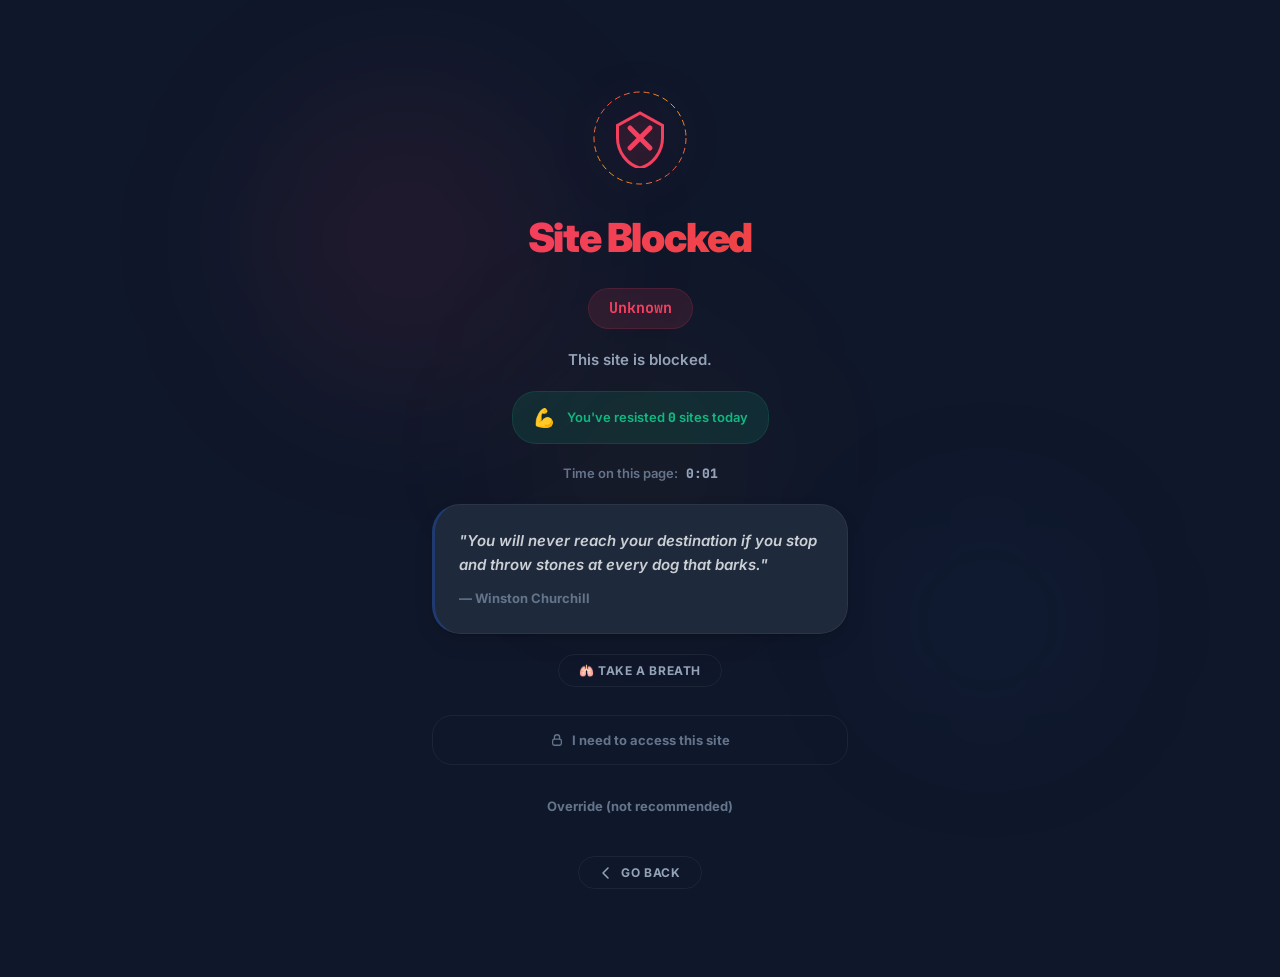
<file: extension/blocked/blocked.html>
<!DOCTYPE html>
<html lang="en">
<head>
  <meta charset="UTF-8" />
  <meta name="viewport" content="width=device-width, initial-scale=1.0" />
  <title>Site Blocked — FocusGuard</title>
  <script src="../assets/theme-loader.js"></script>
  <link rel="stylesheet" href="../assets/styles-common.css" />
  <link rel="stylesheet" href="blocked.css" />
</head>
<body>
  <div class="blocked-bg">
    <div class="orb orb-1"></div>
    <div class="orb orb-2"></div>
    <div class="orb orb-3"></div>
  </div>
  <div class="blocked-container">
    <!-- Shield Icon with rotating ring -->
    <div class="blocked-shield fade-up">
      <div class="shield-ring-wrap">
        <svg class="shield-ring-anim" viewBox="0 0 100 100">
          <circle cx="50" cy="50" r="46" fill="none" stroke="url(#ringGrad)" stroke-width="1" stroke-dasharray="6 4" />
          <defs>
            <linearGradient id="ringGrad" x1="0%" y1="0%" x2="100%" y2="100%">
              <stop offset="0%" stop-color="#F43F5E" />
              <stop offset="50%" stop-color="#F59E0B" />
              <stop offset="100%" stop-color="#F43F5E" />
            </linearGradient>
          </defs>
        </svg>
        <svg class="shield-icon-blocked" width="60" height="60" viewBox="0 0 24 24" fill="none">
          <path d="M12 2L3 7v5c0 5.55 3.84 10.74 9 12 5.16-1.26 9-6.45 9-12V7l-9-5z" fill="rgba(244,63,94,0.1)" stroke="url(#dangerGrad)" stroke-width="1.2"/>
          <line x1="8" y1="8" x2="16" y2="16" stroke="#F43F5E" stroke-width="2" stroke-linecap="round"/>
          <line x1="16" y1="8" x2="8" y2="16" stroke="#F43F5E" stroke-width="2" stroke-linecap="round"/>
          <defs>
            <linearGradient id="dangerGrad" x1="3" y1="2" x2="21" y2="24">
              <stop offset="0%" stop-color="#F43F5E"/>
              <stop offset="100%" stop-color="#F59E0B"/>
            </linearGradient>
          </defs>
        </svg>
      </div>
    </div>

    <h1 class="blocked-title text-gradient-danger fade-up delay-1">Site Blocked</h1>
    <div class="blocked-domain-pill fade-up delay-1">
      <span id="blocked-domain">example.com</span>
    </div>
    <p class="blocked-reason fade-up delay-2" id="blocked-reason">This site is on your block list.</p>

    <!-- Resist Counter -->
    <div class="resist-counter fade-up delay-2" id="resist-counter">
      <span class="resist-icon">💪</span>
      <span class="resist-text">You've resisted <strong id="resist-count">0</strong> sites today</span>
    </div>

    <!-- Time on page -->
    <div class="time-on-page fade-up delay-2">
      <span class="time-on-page-label">Time on this page:</span>
      <span class="time-on-page-value" id="time-on-page">0:00</span>
    </div>

    <!-- Quote -->
    <div class="quote-card glass-card fade-up delay-2">
      <p class="quote-text" id="quote-text">"Focus on being productive instead of busy."</p>
      <span class="quote-author" id="quote-author">— Tim Ferriss</span>
    </div>

    <!-- Breathing Exercise -->
    <button id="btn-breathe" class="btn-ghost fade-up delay-3" style="margin-bottom:var(--sp-2);">
      🫁 Take a Breath
    </button>

    <!-- Unlock Requirements (collapsible) -->
    <div class="unlock-section fade-up delay-3">
      <button class="unlock-reveal-btn" id="btn-reveal-unlock">
        <svg width="14" height="14" viewBox="0 0 16 16" fill="none"><rect x="3" y="7" width="10" height="7" rx="2" stroke="currentColor" stroke-width="1.5"/><path d="M5 7V5a3 3 0 016 0v2" stroke="currentColor" stroke-width="1.5" stroke-linecap="round"/></svg>
        I need to access this site
      </button>
      <div class="unlock-card glass-card" id="unlock-card" style="display:none;">
        <h2 class="unlock-title">Unlock Requirements</h2>
        <div class="unlock-reqs">
          <div class="req-item" id="req-focus">
            <div class="req-header">
              <span class="req-icon">⏱</span>
              <span class="req-label">Focus time</span>
              <span class="req-status" id="req-focus-status">0/10 min</span>
            </div>
            <div class="req-track"><div class="req-fill req-fill-accent" id="req-focus-bar" style="width:0%"></div></div>
          </div>
          <div class="req-item" id="req-tasks">
            <div class="req-header">
              <span class="req-icon">✓</span>
              <span class="req-label">Tasks completed</span>
              <span class="req-status" id="req-tasks-status">0/2</span>
            </div>
            <div class="req-track"><div class="req-fill req-fill-success" id="req-tasks-bar" style="width:0%"></div></div>
          </div>
          <div class="req-item" id="req-interruptions">
            <div class="req-header">
              <span class="req-icon">🔕</span>
              <span class="req-label">Interruptions</span>
              <span class="req-status" id="req-int-status">0 (max 3)</span>
            </div>
            <div class="req-track"><div class="req-fill req-fill-accent" id="req-int-bar" style="width:100%"></div></div>
          </div>
        </div>

        <div id="unlock-success" class="unlock-success" style="display:none;">
          <div class="success-burst" id="success-burst"></div>
          <h3 class="success-text">Requirements Met!</h3>
          <button id="btn-unlock" class="btn-unlock">
            <svg width="16" height="16" viewBox="0 0 16 16" fill="none"><rect x="3" y="7" width="10" height="7" rx="2" stroke="currentColor" stroke-width="1.5"/><path d="M5 7V5a3 3 0 016 0" stroke="currentColor" stroke-width="1.5" stroke-linecap="round"/></svg>
            Access Site
          </button>
        </div>
      </div>
    </div>

    <!-- Override (collapsible, hidden by default) -->
    <div class="override-section fade-up delay-4">
      <details>
        <summary class="override-toggle">Override (not recommended)</summary>
        <div class="override-content glass-card">
          <p class="override-warning">
            <svg width="14" height="14" viewBox="0 0 14 14" fill="none"><path d="M7 1L1 13h12L7 1z" stroke="#F59E0B" stroke-width="1.2" fill="none"/><line x1="7" y1="5" x2="7" y2="9" stroke="#F59E0B" stroke-width="1.5" stroke-linecap="round"/><circle cx="7" cy="11" r="0.5" fill="#F59E0B"/></svg>
            Overriding lowers your productivity score.
          </p>
          <label class="override-label">Why do you need access?</label>
          <textarea id="override-reason" class="override-textarea input" placeholder="Type your reason..." rows="2"></textarea>
          <div id="reflection-timer" class="reflection-timer" style="display:none;">
            <p>Reflect for <span id="reflection-count">15</span>s...</p>
            <div class="reflection-track">
              <svg class="reflection-ring" viewBox="0 0 40 40">
                <circle cx="20" cy="20" r="17" stroke="rgba(255,255,255,0.05)" stroke-width="3" fill="none"/>
                <circle class="reflection-ring-fill" id="reflection-ring" cx="20" cy="20" r="17" 
                  stroke-dasharray="107" stroke-dashoffset="107" stroke-width="3" fill="none" stroke="#F59E0B" stroke-linecap="round"/>
              </svg>
            </div>
          </div>
          <button id="btn-override" class="btn-override" disabled>Override & Continue</button>
        </div>
      </details>
    </div>

    <!-- Quick Unblock (for non-system blocks only) -->
    <div id="quick-unblock-section" class="quick-unblock-section fade-up delay-4" style="display:none;">
      <button id="btn-quick-unblock" class="btn-quick-unblock">
        <svg width="14" height="14" viewBox="0 0 16 16" fill="none"><rect x="3" y="7" width="10" height="7" rx="2" stroke="currentColor" stroke-width="1.5"/><path d="M5 7V5a3 3 0 016 0" stroke="currentColor" stroke-width="1.5" stroke-linecap="round"/></svg>
        Unblock & Visit Site
      </button>
      <p class="quick-unblock-note">This will remove the site from your block list</p>
    </div>

    <button id="btn-go-back" class="btn-ghost fade-up delay-4" style="margin-top:8px;">
      <svg width="14" height="14" viewBox="0 0 14 14" fill="none"><path d="M9 2L4 7l5 5" stroke="currentColor" stroke-width="1.5" stroke-linecap="round" stroke-linejoin="round"/></svg>
      Go Back
    </button>
  </div>

  <!-- Breathing Overlay -->
  <div id="breathing-overlay" class="breathing-overlay" style="display:none;">
    <div class="breathing-circle" id="breathing-circle"></div>
    <div class="breathing-text" id="breathing-label">Breathe in...</div>
    <div class="breathing-sub">Follow the circle</div>
    <button id="btn-close-breathe" class="btn-ghost" style="margin-top:var(--sp-8);color:var(--text-primary);">Done</button>
  </div>

  <script src="../utils/storage.js"></script>
  <script src="blocked.js"></script>
</body>
</html>
</file>
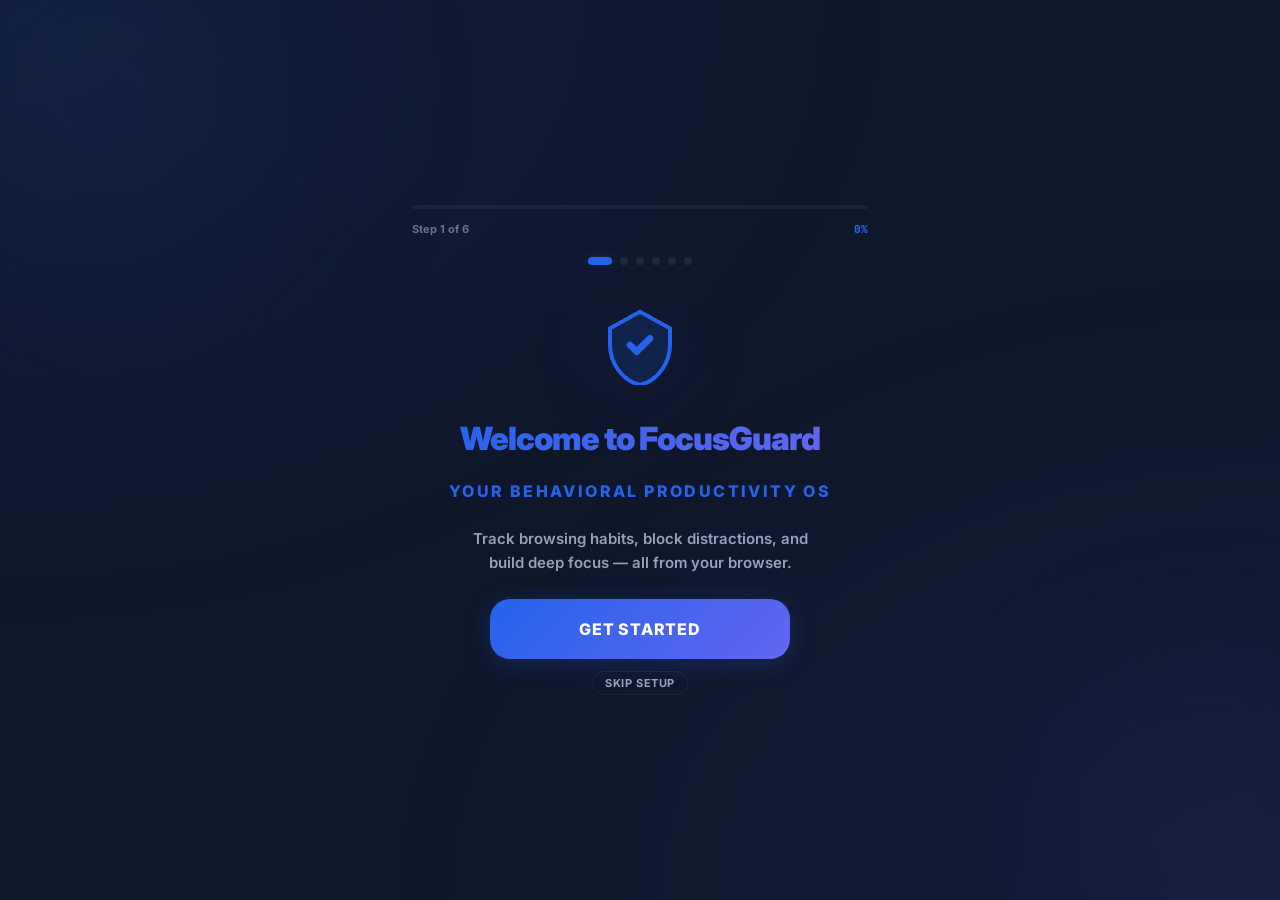
<file: extension/onboarding/onboarding.html>
<!DOCTYPE html>
<html lang="en">
<head>
  <meta charset="UTF-8" />
  <meta name="viewport" content="width=device-width, initial-scale=1.0" />
  <title>Welcome to FocusGuard</title>
  <script src="../assets/theme-loader.js"></script>
  <link rel="stylesheet" href="../assets/styles-common.css" />
  <link rel="stylesheet" href="onboarding.css" />
</head>
<body>
  <div class="onboarding-bg">
    <div class="ob-orb ob-orb-1"></div>
    <div class="ob-orb ob-orb-2"></div>
  </div>
  <div class="onboarding">
    <div class="progress-bar-wrap">
      <div class="progress-bar-fill" id="progress-bar" style="width:0%"></div>
    </div>
    <div class="progress-info">
      <span class="progress-step" id="progress-step">Step 1 of 6</span>
      <span class="progress-pct" id="progress-pct">0%</span>
    </div>
    <div class="step-dots">
      <div class="step-dot active" data-step="0"></div>
      <div class="step-dot" data-step="1"></div>
      <div class="step-dot" data-step="2"></div>
      <div class="step-dot" data-step="3"></div>
      <div class="step-dot" data-step="4"></div>
      <div class="step-dot" data-step="5"></div>
    </div>

    <div class="steps-container" id="steps-container">
      <!-- Step 1: Welcome -->
      <div class="step active" data-step="0">
        <div class="step-content">
          <div class="welcome-shield">
            <svg width="80" height="80" viewBox="0 0 24 24" fill="none">
              <path d="M12 2L3 7v5c0 5.55 3.84 10.74 9 12 5.16-1.26 9-6.45 9-12V7l-9-5z" fill="rgba(37,99,235,0.15)" stroke="url(#oGrad)" stroke-width="1.2"/>
              <path d="M9 12l2 2 4-4" stroke="#2563EB" stroke-width="2" stroke-linecap="round" stroke-linejoin="round"/>
              <defs><linearGradient id="oGrad" x1="3" y1="2" x2="21" y2="24"><stop offset="0%" stop-color="#2563EB"/><stop offset="100%" stop-color="#6366F1"/></linearGradient></defs>
            </svg>
          </div>
          <h1 class="text-gradient">Welcome to FocusGuard</h1>
          <p class="welcome-sub">Your Behavioral Productivity OS</p>
          <p class="welcome-desc">Track browsing habits, block distractions, and build deep focus — all from your browser.</p>
          <div class="step-buttons">
            <button class="btn-primary btn-lg" id="btn-get-started">Get Started</button>
            <button class="btn-ghost btn-sm" id="btn-skip">Skip Setup</button>
          </div>
        </div>
      </div>

      <!-- Step 2: Select Sites -->
      <div class="step" data-step="1">
        <div class="step-content">
          <div class="step-illustration"><div class="illust-shield">🛡️</div></div>
          <h2>Select Distracting Sites</h2>
          <p class="step-desc">Choose sites you want to block during focus sessions.</p>
          <div class="sites-grid" id="sites-grid"></div>
          <div class="custom-site-row">
            <input type="text" id="custom-site" class="input" placeholder="Add custom domain..." />
            <button class="btn-ghost" id="btn-add-custom">+ Add</button>
          </div>
          <button class="btn-primary btn-lg" id="btn-step1-next">Continue</button>
        </div>
      </div>

      <!-- Step 3: Daily Goal -->
      <div class="step" data-step="2">
        <div class="step-content">
          <div class="step-illustration"><div class="illust-target">🎯</div></div>
          <h2>Set Your Daily Goal</h2>
          <p class="step-desc">How many hours of focused work per day?</p>
          <div class="goal-display">
            <span class="goal-number" id="goal-number">4</span>
            <span class="goal-unit">hours</span>
          </div>
          <div class="goal-labels">
            <span class="goal-label-item">🌱 Beginner</span>
            <span class="goal-label-item">⚡ Intermediate</span>
            <span class="goal-label-item">🔥 Expert</span>
          </div>
          <input type="range" id="goal-slider" class="goal-slider" min="1" max="8" value="4" />
          <div class="goal-range"><span>1h</span><span>8h</span></div>
          <button class="btn-primary btn-lg" id="btn-step2-next">Continue</button>
        </div>
      </div>

      <!-- Step 4: Focus Duration -->
      <div class="step" data-step="3">
        <div class="step-content">
          <div class="step-illustration"><div class="illust-timer">⏱️</div></div>
          <h2>Choose Focus Duration</h2>
          <p class="step-desc">Your default focus session length.</p>
          <div class="focus-options" id="focus-options">
            <div class="focus-option" data-dur="15">
              <span class="focus-option-time">15m</span>
              <span class="focus-option-desc">Quick sprint</span>
            </div>
            <div class="focus-option selected" data-dur="25">
              <span class="focus-option-time">25m</span>
              <span class="focus-option-desc">Pomodoro</span>
            </div>
            <div class="focus-option" data-dur="45">
              <span class="focus-option-time">45m</span>
              <span class="focus-option-desc">Deep work</span>
            </div>
            <div class="focus-option" data-dur="60">
              <span class="focus-option-time">60m</span>
              <span class="focus-option-desc">Marathon</span>
            </div>
          </div>
          <button class="btn-primary btn-lg" id="btn-step3-next">Continue</button>
        </div>
      </div>

      <!-- Step 5: Theme -->
      <div class="step" data-step="4">
        <div class="step-content">
          <h2>Choose Your Theme</h2>
          <p class="step-desc">Pick a look that suits you.</p>
          <div class="theme-preview-options">
            <div class="theme-preview-card selected" id="theme-dark-card" data-theme-val="dark">
              <div class="theme-preview dark-preview">
                <div class="tp-bar"></div>
                <div class="tp-content"><div class="tp-circle"></div><div class="tp-lines"><div></div><div></div><div></div></div></div>
              </div>
              <span class="theme-preview-label">🌙 Dark</span>
            </div>
            <div class="theme-preview-card" id="theme-light-card" data-theme-val="light">
              <div class="theme-preview light-preview">
                <div class="tp-bar"></div>
                <div class="tp-content"><div class="tp-circle"></div><div class="tp-lines"><div></div><div></div><div></div></div></div>
              </div>
              <span class="theme-preview-label">☀️ Light</span>
            </div>
          </div>
          <button class="btn-primary btn-lg" id="btn-step4-next">Continue</button>
        </div>
      </div>

      <!-- Step 6: Ready -->
      <div class="step" data-step="5">
        <div class="step-content">
          <div class="ready-check" id="ready-check">
            <svg width="60" height="60" viewBox="0 0 60 60">
              <circle cx="30" cy="30" r="28" fill="rgba(16,185,129,0.1)" stroke="#10B981" stroke-width="2"/>
              <path class="check-path" d="M20 30l6 6 14-14" stroke="#10B981" stroke-width="3" stroke-linecap="round" stroke-linejoin="round" stroke-dasharray="40" stroke-dashoffset="40"/>
            </svg>
            <div class="confetti-container" id="confetti-container"></div>
          </div>
          <h2>You're All Set!</h2>
          <p class="step-desc">FocusGuard is ready to help you stay productive.</p>
          <div class="summary glass-card">
            <div class="summary-row"><span>Blocked sites</span><span id="summary-sites">0</span></div>
            <div class="summary-row"><span>Daily goal</span><span id="summary-goal">4h</span></div>
            <div class="summary-row"><span>Focus duration</span><span id="summary-dur">25m</span></div>
            <div class="summary-row"><span>Theme</span><span id="summary-theme">Dark</span></div>
          </div>
          <button class="btn-primary btn-lg" id="btn-complete">Launch FocusGuard</button>
        </div>
      </div>
    </div>
  </div>

  <script src="../utils/storage.js"></script>
  <script src="onboarding.js"></script>
</body>
</html>
</file>
<file: extension/assets/styles-common.css>
/* styles-common.css — FocusGuard Premium Design System V4 */

@import url('https://fonts.googleapis.com/css2?family=Inter:wght@400;500;600;700;800;900&family=JetBrains+Mono:wght@400;500;600;700&display=swap');

* {
  margin: 0;
  padding: 0;
  box-sizing: border-box;
}

:root {
  /* Backgrounds */
  --bg-deep: #0F172A;
  --bg-primary: #1E293B;
  --bg-card: #1E293B;
  --bg-glass: rgba(30, 41, 59, 0.7);
  --bg-glass-hover: rgba(51, 65, 85, 0.7);
  --bg-glass-border: rgba(255, 255, 255, 0.06);
  --bg-glass-border-hover: rgba(255, 255, 255, 0.1);
  --bg-surface: #1E293B;

  /* Accents */
  --accent: #2563EB;
  --accent-light: #3B82F6;
  --accent-violet: #6366F1;
  --accent-violet-glow: rgba(99, 102, 241, 0.25);
  --accent-glow: rgba(37, 99, 235, 0.25);
  --accent-glow-strong: rgba(37, 99, 235, 0.4);
  --gradient-primary: linear-gradient(135deg, #2563EB, #6366F1);
  --gradient-success: linear-gradient(135deg, #10B981, #059669);
  --gradient-danger: linear-gradient(135deg, #F43F5E, #EF4444);
  --gradient-warning: linear-gradient(135deg, #F59E0B, #D97706);
  --gradient-glass: linear-gradient(135deg, rgba(37,99,235,0.05), rgba(99,102,241,0.05));

  /* Status */
  --success: #10B981;
  --success-dim: rgba(16, 185, 129, 0.12);
  --warning: #F59E0B;
  --warning-dim: rgba(245, 158, 11, 0.12);
  --danger: #F43F5E;
  --danger-dim: rgba(244, 63, 94, 0.12);

  /* Text — High Contrast */
  --text-primary: #F8FAFC;
  --text-secondary: #94A3B8;
  --text-muted: #64748B;

  /* Spacing */
  --sp-1: 4px;
  --sp-2: 8px;
  --sp-3: 12px;
  --sp-4: 16px;
  --sp-5: 20px;
  --sp-6: 24px;
  --sp-8: 32px;
  --sp-10: 40px;
  --sp-12: 48px;

  /* Radius */
  --radius-xs: 4px;
  --radius-sm: 8px;
  --radius-md: 12px;
  --radius-lg: 16px;
  --radius-xl: 20px;
  --radius-2xl: 28px;
  --radius-3xl: 36px;
  --radius-pill: 24px;
  --radius-full: 50%;

  /* Premium Shadows */
  --shadow-sm: 0 1px 2px rgba(0,0,0,0.2), 0 4px 12px rgba(0,0,0,0.1);
  --shadow-md: 0 1px 2px rgba(0,0,0,0.2), 0 4px 12px rgba(0,0,0,0.1), 0 10px 24px rgba(0,0,0,0.05);
  --shadow-lg: 0 2px 4px rgba(0,0,0,0.2), 0 12px 24px rgba(0,0,0,0.3), 0 20px 48px rgba(0,0,0,0.2);
  --shadow-glow: 0 4px 24px var(--accent-glow);
  --shadow-glow-strong: 0 4px 32px var(--accent-glow-strong);
  --shadow-premium: 0 1px 2px rgba(0,0,0,0.2), 0 4px 12px rgba(0,0,0,0.1), 0 10px 24px rgba(0,0,0,0.05);
  --shadow-premium-hover: 0 2px 4px rgba(0,0,0,0.2), 0 12px 24px rgba(0,0,0,0.3), 0 20px 48px rgba(0,0,0,0.2);

  /* Transitions */
  --ease-out: cubic-bezier(0.16, 1, 0.3, 1);
  --ease-spring: cubic-bezier(0.34, 1.56, 0.64, 1);
  --ease-bounce: cubic-bezier(0.68, -0.55, 0.265, 1.55);
  --duration-fast: 200ms;
  --duration-normal: 300ms;
  --duration-slow: 500ms;

  /* Fonts */
  --font-sans: 'Inter', -apple-system, BlinkMacSystemFont, 'Segoe UI', sans-serif;
  --font-mono: 'JetBrains Mono', 'SF Mono', 'Fira Code', monospace;
}

/* Global: disable dotted/slashed zero in all mono font usage */
* {
  font-feature-settings: "zero" off;
}

/* ─── Light Theme ─── */
[data-theme="light"] {
  --bg-deep: #FDFDFD;
  --bg-primary: #FFFFFF;
  --bg-card: #FFFFFF;
  --bg-glass: rgba(255, 255, 255, 0.7);
  --bg-glass-hover: rgba(241, 245, 249, 0.9);
  --bg-glass-border: rgba(15, 23, 42, 0.04);
  --bg-glass-border-hover: rgba(15, 23, 42, 0.08);
  --bg-surface: #FFFFFF;

  --text-primary: #0F172A;
  --text-secondary: #475569;
  --text-muted: #94A3B8;

  --shadow-sm: 0 1px 2px rgba(0,0,0,0.04), 0 4px 12px rgba(0,0,0,0.03);
  --shadow-md: 0 1px 2px rgba(0,0,0,0.04), 0 4px 12px rgba(0,0,0,0.03), 0 10px 24px rgba(0,0,0,0.02);
  --shadow-lg: 0 2px 4px rgba(0,0,0,0.04), 0 12px 24px rgba(0,0,0,0.05), 0 20px 48px rgba(0,0,0,0.04);
  --shadow-premium: 0 1px 2px rgba(0,0,0,0.04), 0 4px 12px rgba(0,0,0,0.03), 0 10px 24px rgba(0,0,0,0.02);
  --shadow-premium-hover: 0 2px 4px rgba(0,0,0,0.04), 0 12px 24px rgba(0,0,0,0.05), 0 20px 48px rgba(0,0,0,0.04);

  --gradient-glass: linear-gradient(135deg, rgba(37,99,235,0.04), rgba(99,102,241,0.04));
}

[data-theme="light"] ::-webkit-scrollbar-thumb {
  background: #E2E8F0;
}
[data-theme="light"] ::-webkit-scrollbar-thumb:hover {
  background: #CBD5E1;
}

body {
  background: var(--bg-deep);
  color: var(--text-primary);
  font-family: var(--font-sans);
  line-height: 1.5;
  -webkit-font-smoothing: antialiased;
  -moz-osx-font-smoothing: grayscale;
}

/* Mesh background */
body::before {
  content: '';
  position: fixed;
  inset: 0;
  pointer-events: none;
  z-index: 0;
  background-image:
    radial-gradient(at 0% 0%, rgba(37, 99, 235, 0.08) 0, transparent 50%),
    radial-gradient(at 100% 100%, rgba(99, 102, 241, 0.08) 0, transparent 50%);
}
[data-theme="light"] body::before {
  background-image:
    radial-gradient(at 0% 0%, rgba(37, 99, 235, 0.03) 0, transparent 50%),
    radial-gradient(at 100% 100%, rgba(99, 102, 241, 0.03) 0, transparent 50%);
}

/* ─── Premium Card ─── */
.premium-card {
  background: var(--bg-surface);
  border: 1px solid var(--bg-glass-border);
  box-shadow: var(--shadow-premium);
  transition: all 0.4s var(--ease-out);
  border-radius: var(--radius-2xl);
}
.premium-card:hover {
  box-shadow: var(--shadow-premium-hover);
  transform: translateY(-2px);
  border-color: var(--bg-glass-border-hover);
}

/* ─── Glassmorphism ─── */
.glass {
  background: var(--bg-glass);
  backdrop-filter: blur(16px);
  -webkit-backdrop-filter: blur(16px);
  border: 1px solid var(--bg-glass-border);
  border-radius: var(--radius-lg);
  box-shadow: var(--shadow-md);
}
.glass:hover {
  border-color: var(--bg-glass-border-hover);
}

.glass-card {
  background: var(--bg-surface);
  border: 1px solid var(--bg-glass-border);
  border-radius: var(--radius-2xl);
  box-shadow: var(--shadow-premium);
  padding: var(--sp-6);
  transition: all 0.4s var(--ease-out);
  position: relative;
}
.glass-card:hover {
  border-color: var(--bg-glass-border-hover);
  box-shadow: var(--shadow-premium-hover);
}

.glass-card-interactive {
  background: var(--bg-surface);
  border: 1px solid var(--bg-glass-border);
  border-radius: var(--radius-2xl);
  box-shadow: var(--shadow-premium);
  padding: var(--sp-6);
  transition: all 0.4s var(--ease-out);
  cursor: pointer;
}
.glass-card-interactive:hover {
  border-color: var(--accent);
  box-shadow: var(--shadow-glow);
  transform: translateY(-2px);
}

/* Glass Nav */
.glass-nav {
  background: rgba(253, 253, 253, 0.7);
  backdrop-filter: blur(16px);
  -webkit-backdrop-filter: blur(16px);
  border-bottom: 1px solid rgba(15, 23, 42, 0.05);
}
[data-theme="dark"] .glass-nav,
:root:not([data-theme="light"]) .glass-nav {
  background: rgba(15, 23, 42, 0.7);
  border-bottom: 1px solid rgba(255, 255, 255, 0.05);
}

/* ─── Utility Classes ─── */
.card-hover-lift {
  transition: transform 0.4s var(--ease-out), box-shadow 0.4s var(--ease-out);
}
.card-hover-lift:hover {
  transform: translateY(-2px);
  box-shadow: var(--shadow-lg);
}

.number-mono {
  font-family: var(--font-mono);
  font-variant-numeric: tabular-nums;
  font-feature-settings: "zero" off;
  font-weight: 700;
}

/* Premium Label Style */
.premium-label {
  font-size: 10px;
  font-weight: 800;
  text-transform: uppercase;
  letter-spacing: 0.15em;
  color: var(--text-muted);
}

/* Premium Value Style */
.premium-value {
  font-size: 36px;
  font-weight: 800;
  letter-spacing: -0.05em;
  color: var(--text-primary);
}

.section-header {
  font-size: 10px;
  font-weight: 800;
  color: var(--text-muted);
  text-transform: uppercase;
  letter-spacing: 0.15em;
  margin-bottom: var(--sp-3);
}

/* ─── Skeleton Loading ─── */
.skeleton {
  background: linear-gradient(90deg, rgba(255,255,255,0.03) 25%, rgba(255,255,255,0.06) 50%, rgba(255,255,255,0.03) 75%);
  background-size: 400% 100%;
  animation: shimmer 1.5s infinite;
  border-radius: var(--radius-sm);
}
[data-theme="light"] .skeleton {
  background: linear-gradient(90deg, rgba(0,0,0,0.03) 25%, rgba(0,0,0,0.06) 50%, rgba(0,0,0,0.03) 75%);
  background-size: 400% 100%;
}
.skeleton-text { height: 14px; width: 80%; }
.skeleton-circle { border-radius: 50%; }
.skeleton-card { height: 80px; }

/* ─── Text Utilities ─── */
.text-gradient {
  background: var(--gradient-primary);
  -webkit-background-clip: text;
  -webkit-text-fill-color: transparent;
  background-clip: text;
}

.text-gradient-danger {
  background: var(--gradient-danger);
  -webkit-background-clip: text;
  -webkit-text-fill-color: transparent;
  background-clip: text;
}

/* ─── Theme Toggle ─── */
.theme-toggle {
  display: flex;
  align-items: center;
  justify-content: center;
  width: 36px;
  height: 36px;
  border-radius: var(--radius-xl);
  border: 1px solid var(--bg-glass-border);
  background: transparent;
  color: var(--text-muted);
  cursor: pointer;
  transition: all var(--duration-fast) var(--ease-out);
  position: relative;
  overflow: hidden;
}
.theme-toggle:hover {
  background: var(--bg-glass-hover);
  color: var(--text-primary);
  border-color: var(--bg-glass-border-hover);
}
.theme-toggle .icon-sun,
.theme-toggle .icon-moon {
  position: absolute;
  transition: all var(--duration-normal) var(--ease-spring);
}
.theme-toggle .icon-sun {
  opacity: 0;
  transform: scale(0.5) rotate(-90deg);
}
.theme-toggle .icon-moon {
  opacity: 1;
  transform: scale(1) rotate(0deg);
}
[data-theme="light"] .theme-toggle .icon-sun {
  opacity: 1;
  transform: scale(1) rotate(0deg);
}
[data-theme="light"] .theme-toggle .icon-moon {
  opacity: 0;
  transform: scale(0.5) rotate(90deg);
}

/* ─── Animations ─── */
@keyframes fadeUp {
  from { opacity: 0; transform: translateY(12px); }
  to { opacity: 1; transform: translateY(0); }
}
@keyframes fadeIn {
  from { opacity: 0; }
  to { opacity: 1; }
}
@keyframes pulseGlow {
  0%, 100% { box-shadow: 0 0 8px var(--accent-glow); }
  50% { box-shadow: 0 0 20px var(--accent-glow-strong); }
}
@keyframes slideIn {
  from { opacity: 0; transform: translateX(-8px); }
  to { opacity: 1; transform: translateX(0); }
}
@keyframes shimmer {
  0% { background-position: -200% 0; }
  100% { background-position: 200% 0; }
}
@keyframes scaleIn {
  from { opacity: 0; transform: scale(0.95); }
  to { opacity: 1; transform: scale(1); }
}
@keyframes ringProgress {
  from { stroke-dashoffset: 283; }
}
@keyframes gradientShift {
  0% { background-position: 0% 50%; }
  50% { background-position: 100% 50%; }
  100% { background-position: 0% 50%; }
}
@keyframes confetti {
  0% { opacity: 1; transform: translateY(0) scale(1); }
  100% { opacity: 0; transform: translateY(-60px) scale(0); }
}
@keyframes float {
  0%, 100% { transform: translateY(0); }
  50% { transform: translateY(-8px); }
}
@keyframes borderGlow {
  0% { border-color: rgba(37,99,235,0.15); }
  50% { border-color: rgba(99,102,241,0.3); }
  100% { border-color: rgba(37,99,235,0.15); }
}
@keyframes slideUp {
  from { opacity: 0; transform: translateY(16px); }
  to { opacity: 1; transform: translateY(0); }
}
@keyframes slideDown {
  from { opacity: 0; transform: translateY(-16px); }
  to { opacity: 1; transform: translateY(0); }
}
@keyframes slideLeft {
  from { opacity: 0; transform: translateX(16px); }
  to { opacity: 1; transform: translateX(0); }
}
@keyframes slideRight {
  from { opacity: 0; transform: translateX(-16px); }
  to { opacity: 1; transform: translateX(0); }
}
@keyframes breathe {
  0%, 100% { transform: scale(1); opacity: 0.6; }
  50% { transform: scale(1.3); opacity: 1; }
}
@keyframes rotateRing {
  from { transform: rotate(0deg); }
  to { transform: rotate(360deg); }
}
@keyframes gradientStroke {
  0% { stroke: #2563EB; }
  33% { stroke: #6366F1; }
  66% { stroke: #10B981; }
  100% { stroke: #2563EB; }
}
@keyframes tickerScroll {
  0% { transform: translateX(0); }
  100% { transform: translateX(-50%); }
}
@keyframes confettiBurst {
  0% { opacity: 1; transform: translate(0, 0) scale(1); }
  100% { opacity: 0; transform: translate(var(--tx), var(--ty)) scale(0); }
}
@keyframes countUp {
  from { opacity: 0; transform: translateY(8px); }
  to { opacity: 1; transform: translateY(0); }
}
@keyframes tabSlide {
  from { opacity: 0; transform: translateY(10px); }
  to { opacity: 1; transform: translateY(0); }
}

.fade-up { animation: fadeUp 0.4s var(--ease-out) both; }
.fade-in { animation: fadeIn 0.3s var(--ease-out) both; }
.scale-in { animation: scaleIn 0.35s var(--ease-spring) both; }
.slide-up { animation: slideUp 0.4s var(--ease-out) both; }
.slide-left { animation: slideLeft 0.4s var(--ease-out) both; }
.glow-active { animation: pulseGlow 2s ease-in-out infinite; }
.border-glow { animation: borderGlow 3s ease-in-out infinite; }

/* Stagger delays */
.delay-1 { animation-delay: 60ms; }
.delay-2 { animation-delay: 120ms; }
.delay-3 { animation-delay: 180ms; }
.delay-4 { animation-delay: 240ms; }
.delay-5 { animation-delay: 300ms; }
.delay-6 { animation-delay: 360ms; }
.delay-7 { animation-delay: 420ms; }
.delay-8 { animation-delay: 480ms; }

/* ─── Scrollbar ─── */
::-webkit-scrollbar { width: 4px; height: 4px; }
::-webkit-scrollbar-track { background: transparent; }
::-webkit-scrollbar-thumb { background: #334155; border-radius: 10px; }
::-webkit-scrollbar-thumb:hover { background: #475569; }

/* ─── Button Base ─── */
.btn-primary {
  display: inline-flex;
  align-items: center;
  justify-content: center;
  gap: var(--sp-2);
  padding: var(--sp-3) var(--sp-6);
  border: none;
  border-radius: var(--radius-xl);
  background: var(--gradient-primary);
  color: #fff;
  font-family: var(--font-sans);
  font-size: 13px;
  font-weight: 800;
  cursor: pointer;
  transition: all var(--duration-fast) var(--ease-out);
  box-shadow: var(--shadow-glow);
  text-transform: uppercase;
  letter-spacing: 0.05em;
}
.btn-primary:hover {
  transform: translateY(-1px);
  box-shadow: var(--shadow-glow-strong);
}
.btn-primary:active { transform: translateY(0); }

.btn-secondary {
  display: inline-flex;
  align-items: center;
  justify-content: center;
  gap: var(--sp-2);
  padding: var(--sp-3) var(--sp-6);
  border: 1px solid var(--accent);
  border-radius: var(--radius-xl);
  background: rgba(37, 99, 235, 0.08);
  color: var(--accent);
  font-family: var(--font-sans);
  font-size: 13px;
  font-weight: 800;
  cursor: pointer;
  transition: all var(--duration-fast) var(--ease-out);
  text-transform: uppercase;
  letter-spacing: 0.05em;
}
.btn-secondary:hover {
  background: rgba(37, 99, 235, 0.15);
  transform: translateY(-1px);
}

.btn-ghost {
  display: inline-flex;
  align-items: center;
  justify-content: center;
  gap: var(--sp-2);
  padding: var(--sp-2) var(--sp-5);
  border: 1px solid var(--bg-glass-border);
  border-radius: var(--radius-xl);
  background: transparent;
  color: var(--text-secondary);
  font-family: var(--font-sans);
  font-size: 12px;
  font-weight: 700;
  cursor: pointer;
  transition: all var(--duration-fast) var(--ease-out);
  text-transform: uppercase;
  letter-spacing: 0.05em;
}
.btn-ghost:hover {
  background: var(--bg-glass);
  color: var(--text-primary);
  border-color: var(--bg-glass-border-hover);
}

.btn-danger {
  display: inline-flex;
  align-items: center;
  justify-content: center;
  gap: var(--sp-2);
  padding: var(--sp-3) var(--sp-5);
  border: 1px solid rgba(244,63,94,0.2);
  border-radius: var(--radius-xl);
  background: var(--danger-dim);
  color: var(--danger);
  font-family: var(--font-sans);
  font-size: 13px;
  font-weight: 700;
  cursor: pointer;
  transition: all var(--duration-fast) var(--ease-out);
}
.btn-danger:hover {
  background: rgba(244, 63, 94, 0.2);
  transform: translateY(-1px);
}

.btn-sm {
  padding: var(--sp-1) var(--sp-3);
  font-size: 11px;
}

/* ─── SVG Shield Logo ─── */
.shield-icon { display: inline-block; width: 24px; height: 24px; }
.shield-icon-lg { width: 64px; height: 64px; }

/* ─── Badge / Pill ─── */
.pill {
  display: inline-flex;
  align-items: center;
  gap: var(--sp-1);
  padding: 2px 10px;
  border-radius: var(--radius-pill);
  font-size: 11px;
  font-weight: 700;
  letter-spacing: 0.3px;
}
.pill-accent { background: rgba(37, 99, 235, 0.1); color: var(--accent); border: 1px solid rgba(37, 99, 235, 0.2); }
.pill-success { background: var(--success-dim); color: var(--success); border: 1px solid rgba(16, 185, 129, 0.2); }
.pill-danger { background: var(--danger-dim); color: var(--danger); border: 1px solid rgba(244, 63, 94, 0.2); }
.pill-warning { background: var(--warning-dim); color: var(--warning); border: 1px solid rgba(245, 158, 11, 0.2); }

/* ─── Toggle Switch ─── */
.toggle {
  position: relative;
  width: 48px;
  height: 26px;
  background: var(--bg-card);
  border: 1px solid var(--bg-glass-border);
  border-radius: 13px;
  cursor: pointer;
  transition: all var(--duration-normal) var(--ease-spring);
  flex-shrink: 0;
}
.toggle::after {
  content: '';
  position: absolute;
  top: 2px;
  left: 2px;
  width: 20px;
  height: 20px;
  background: var(--text-secondary);
  border-radius: 50%;
  transition: all var(--duration-normal) var(--ease-spring);
}
.toggle.active {
  background: var(--accent);
  border-color: var(--accent);
}
.toggle.active::after {
  left: 24px;
  background: #fff;
}

/* ─── Input ─── */
.input {
  padding: var(--sp-3) var(--sp-4);
  border-radius: var(--radius-xl);
  border: 1px solid var(--bg-glass-border);
  background: var(--bg-deep);
  color: var(--text-primary);
  font-family: var(--font-sans);
  font-size: 13px;
  font-weight: 500;
  transition: border-color var(--duration-fast) var(--ease-out), box-shadow var(--duration-fast) var(--ease-out);
  outline: none;
}
.input:focus {
  border-color: var(--accent);
  box-shadow: 0 0 0 3px var(--accent-glow);
}
.input::placeholder { color: var(--text-muted); }

/* ─── Comparison Badge ─── */
.comparison-badge {
  display: inline-flex;
  align-items: center;
  gap: 3px;
  padding: 3px 10px;
  border-radius: var(--radius-pill);
  font-size: 11px;
  font-weight: 700;
}
.comparison-badge.up {
  background: var(--success-dim);
  color: var(--success);
}
.comparison-badge.down {
  background: var(--danger-dim);
  color: var(--danger);
}

/* ─── Empty State ─── */
.empty-state {
  text-align: center;
  padding: var(--sp-8);
  color: var(--text-muted);
  font-size: 14px;
}
.empty-state-icon {
  font-size: 40px;
  margin-bottom: var(--sp-3);
  opacity: 0.5;
}
.empty-state-title {
  font-size: 16px;
  font-weight: 800;
  color: var(--text-secondary);
  margin-bottom: var(--sp-1);
}

/* ─── Tooltip ─── */
.tooltip-wrap {
  position: relative;
}
.tooltip-wrap .tooltip {
  position: absolute;
  bottom: calc(100% + 6px);
  left: 50%;
  transform: translateX(-50%);
  padding: 6px 12px;
  background: var(--bg-card);
  border: 1px solid var(--bg-glass-border);
  border-radius: var(--radius-md);
  font-size: 12px;
  font-weight: 700;
  color: var(--text-primary);
  white-space: nowrap;
  opacity: 0;
  pointer-events: none;
  transition: opacity var(--duration-fast);
  z-index: 100;
}
.tooltip-wrap:hover .tooltip {
  opacity: 1;
}

/* ─── Breathing Exercise ─── */
.breathing-overlay {
  position: fixed;
  inset: 0;
  background: rgba(15, 23, 42, 0.92);
  backdrop-filter: blur(20px);
  display: flex;
  flex-direction: column;
  align-items: center;
  justify-content: center;
  z-index: 1000;
  animation: fadeIn 0.3s var(--ease-out);
}
[data-theme="light"] .breathing-overlay {
  background: rgba(253, 253, 253, 0.92);
}
.breathing-circle {
  width: 120px;
  height: 120px;
  border-radius: 50%;
  background: var(--gradient-primary);
  opacity: 0.6;
  animation: breathe 6s ease-in-out infinite;
}
.breathing-text {
  margin-top: var(--sp-6);
  font-size: 20px;
  font-weight: 800;
  color: var(--text-primary);
}
.breathing-sub {
  margin-top: var(--sp-2);
  font-size: 14px;
  color: var(--text-secondary);
  font-weight: 600;
}

/* ─── Accordion ─── */
.accordion-header {
  display: flex;
  align-items: center;
  justify-content: space-between;
  padding: var(--sp-3) 0;
  cursor: pointer;
  user-select: none;
}
.accordion-header .accordion-arrow {
  transition: transform var(--duration-fast) var(--ease-out);
}
.accordion-header.open .accordion-arrow {
  transform: rotate(180deg);
}
.accordion-body {
  overflow: hidden;
  max-height: 0;
  transition: max-height var(--duration-normal) var(--ease-out);
}
.accordion-body.open {
  max-height: 2000px;
}

/* ─── Checkbox ─── */
.checkbox {
  display: flex;
  align-items: center;
  gap: var(--sp-2);
  cursor: pointer;
  font-size: 14px;
  color: var(--text-secondary);
  font-weight: 600;
}
.checkbox input[type="checkbox"] {
  width: 18px;
  height: 18px;
  accent-color: var(--accent);
  cursor: pointer;
}

/* ─── Select ─── */
.select {
  padding: var(--sp-3) var(--sp-4);
  border-radius: var(--radius-xl);
  border: 1px solid var(--bg-glass-border);
  background: var(--bg-deep);
  color: var(--text-primary);
  font-family: var(--font-sans);
  font-size: 13px;
  font-weight: 500;
  outline: none;
  cursor: pointer;
}
.select:focus {
  border-color: var(--accent);
  box-shadow: 0 0 0 3px var(--accent-glow);
}

/* ─── Notification Banner ─── */
.notification-toast {
  position: fixed;
  top: var(--sp-4);
  right: var(--sp-4);
  padding: var(--sp-4) var(--sp-6);
  border-radius: var(--radius-xl);
  background: var(--bg-glass);
  backdrop-filter: blur(20px);
  border: 1px solid var(--bg-glass-border);
  box-shadow: var(--shadow-lg);
  color: var(--text-primary);
  font-size: 14px;
  font-weight: 700;
  z-index: 10000;
  animation: slideDown 0.4s var(--ease-spring);
}

/* ─── Misc ─── */
.sr-only {
  position: absolute;
  width: 1px;
  height: 1px;
  padding: 0;
  margin: -1px;
  overflow: hidden;
  clip: rect(0,0,0,0);
  border: 0;
}

.truncate {
  white-space: nowrap;
  overflow: hidden;
  text-overflow: ellipsis;
}

.visually-hidden {
  position: absolute;
  overflow: hidden;
  clip: rect(0 0 0 0);
  height: 1px;
  width: 1px;
  margin: -1px;
  padding: 0;
  border: 0;
}
</file>
<file: extension/blocked/blocked.css>
/* blocked.css — FocusGuard V4 Premium Block Page */

body {
  min-height: 100vh;
  display: flex;
  align-items: flex-start;
  justify-content: center;
  position: relative;
  overflow-y: auto;
  overflow-x: hidden;
  padding: 40px 16px;
}

/* Animated background with orbs */
.blocked-bg {
  position: fixed;
  inset: 0;
  background: var(--bg-deep);
  z-index: 0;
  pointer-events: none;
}

.orb {
  position: absolute;
  border-radius: 50%;
  filter: blur(80px);
  animation: float 8s ease-in-out infinite;
}
.orb-1 {
  width: 300px;
  height: 300px;
  top: 10%;
  left: 20%;
  background: rgba(244, 63, 94, 0.08);
  animation-duration: 10s;
}
.orb-2 {
  width: 200px;
  height: 200px;
  bottom: 20%;
  right: 15%;
  background: rgba(37, 99, 235, 0.06);
  animation-duration: 12s;
  animation-delay: 2s;
}
.orb-3 {
  width: 250px;
  height: 250px;
  top: 50%;
  left: 50%;
  transform: translate(-50%, -50%);
  background: rgba(245, 158, 11, 0.04);
  animation-duration: 14s;
  animation-delay: 4s;
}

.blocked-container {
  position: relative;
  z-index: 1;
  max-width: 480px;
  width: 100%;
  padding: var(--sp-12) var(--sp-8);
  text-align: center;
  display: flex;
  flex-direction: column;
  align-items: center;
  gap: var(--sp-5);
}

/* Shield with rotating ring */
.blocked-shield {
  filter: drop-shadow(0 0 30px rgba(244,63,94,0.2));
}
.shield-ring-wrap {
  position: relative;
  width: 100px;
  height: 100px;
  display: flex;
  align-items: center;
  justify-content: center;
}
.shield-ring-anim {
  position: absolute;
  inset: 0;
  width: 100%;
  height: 100%;
  animation: rotateRing 20s linear infinite;
}
.shield-icon-blocked {
  position: relative;
}

/* Title */
.blocked-title {
  font-size: 40px;
  font-weight: 900;
  letter-spacing: -0.03em;
  margin: 0;
}

/* Domain pill */
.blocked-domain-pill {
  display: inline-flex;
  padding: 8px 20px;
  border-radius: var(--radius-pill);
  background: var(--danger-dim);
  border: 1px solid rgba(244, 63, 94, 0.15);
}
.blocked-domain-pill span {
  font-size: 15px;
  font-weight: 700;
  color: var(--danger);
  font-family: var(--font-mono);
}

.blocked-reason {
  font-size: 15px;
  font-weight: 600;
  color: var(--text-secondary);
  margin: 0;
}

/* Resist Counter */
.resist-counter {
  display: flex;
  align-items: center;
  gap: var(--sp-3);
  padding: var(--sp-3) var(--sp-5);
  border-radius: var(--radius-pill);
  background: var(--success-dim);
  border: 1px solid rgba(16,185,129,0.15);
}
.resist-icon { font-size: 18px; }
.resist-text {
  font-size: 13px;
  font-weight: 600;
  color: var(--success);
}
.resist-text strong {
  font-weight: 900;
  font-family: var(--font-mono);
}

/* Time on page */
.time-on-page {
  display: flex;
  align-items: center;
  gap: var(--sp-2);
  font-size: 13px;
  font-weight: 600;
  color: var(--text-muted);
}
.time-on-page-value {
  font-weight: 800;
  color: var(--text-secondary);
  font-family: var(--font-mono);
  font-variant-numeric: tabular-nums;
}

/* Quote Card */
.quote-card {
  text-align: left;
  border-left: 3px solid rgba(37, 99, 235, 0.3);
  width: 100%;
  border-radius: var(--radius-2xl);
  transition: opacity var(--duration-normal) var(--ease-out);
}
.quote-text {
  font-style: italic;
  font-size: 15px;
  font-weight: 600;
  color: var(--text-primary);
  opacity: 0.8;
  margin-bottom: 8px;
  line-height: 1.6;
}
.quote-author {
  font-size: 13px;
  font-weight: 700;
  color: var(--text-muted);
}

/* Unlock Section */
.unlock-section { width: 100%; }
.unlock-reveal-btn {
  display: flex;
  align-items: center;
  justify-content: center;
  gap: var(--sp-2);
  width: 100%;
  padding: var(--sp-4);
  border: 1px solid var(--bg-glass-border);
  border-radius: var(--radius-xl);
  background: transparent;
  color: var(--text-muted);
  font-family: var(--font-sans);
  font-size: 13px;
  font-weight: 700;
  cursor: pointer;
  transition: all var(--duration-fast) var(--ease-out);
}
.unlock-reveal-btn:hover {
  background: var(--bg-glass);
  color: var(--text-secondary);
  border-color: var(--bg-glass-border-hover);
}

/* Unlock Card */
.unlock-card {
  width: 100%;
  text-align: left;
  margin-top: var(--sp-4);
  border-radius: var(--radius-2xl);
}
.unlock-title {
  display: flex;
  align-items: center;
  gap: var(--sp-2);
  font-size: 16px;
  font-weight: 800;
  color: var(--text-primary);
  margin-bottom: var(--sp-5);
  justify-content: center;
}

.unlock-reqs {
  display: flex;
  flex-direction: column;
  gap: var(--sp-4);
}

.req-header {
  display: flex;
  align-items: center;
  gap: var(--sp-2);
  margin-bottom: 8px;
}
.req-icon {
  font-size: 14px;
  width: 22px;
  text-align: center;
}
.req-label {
  flex: 1;
  font-size: 14px;
  font-weight: 600;
  color: var(--text-secondary);
  transition: color 0.3s;
}
.req-status {
  font-size: 13px;
  font-weight: 800;
  color: var(--text-muted);
  font-family: var(--font-mono);
  font-variant-numeric: tabular-nums;
  transition: color 0.3s;
}
.req-item.met .req-label { color: var(--success); }
.req-item.met .req-status { color: var(--success); }
.req-item.met .req-icon::after {
  content: " ✓";
  color: var(--success);
}

/* Progress tracks with shimmer */
.req-track {
  height: 6px;
  background: rgba(255, 255, 255, 0.04);
  border-radius: 3px;
  overflow: hidden;
}
[data-theme="light"] .req-track {
  background: rgba(0, 0, 0, 0.04);
}
.req-fill {
  height: 100%;
  border-radius: 3px;
  transition: width 0.6s var(--ease-out);
  position: relative;
}
.req-fill::after {
  content: '';
  position: absolute;
  inset: 0;
  background: linear-gradient(90deg, transparent, rgba(255,255,255,0.2), transparent);
  background-size: 200% 100%;
  animation: shimmer 2s infinite;
}
.req-item.met .req-fill::after {
  display: none;
}
.req-fill-accent { background: var(--gradient-primary); }
.req-fill-success { background: var(--gradient-success); }
.req-fill-warning { background: var(--gradient-warning); }

/* Unlock success */
.unlock-success {
  text-align: center;
  margin-top: var(--sp-6);
  position: relative;
}
.success-text {
  color: var(--success);
  font-size: 18px;
  font-weight: 800;
  margin-bottom: var(--sp-4);
}
.success-burst {
  position: absolute;
  top: -20px;
  left: 50%;
  transform: translateX(-50%);
  width: 100px;
  height: 100px;
  pointer-events: none;
}

.btn-unlock {
  display: inline-flex;
  align-items: center;
  justify-content: center;
  gap: var(--sp-2);
  padding: var(--sp-4) var(--sp-10);
  border-radius: var(--radius-xl);
  background: var(--gradient-success);
  border: none;
  color: #fff;
  font-family: var(--font-sans);
  font-size: 16px;
  font-weight: 800;
  cursor: pointer;
  transition: all var(--duration-fast) var(--ease-out);
  box-shadow: 0 4px 20px rgba(16, 185, 129, 0.25);
}
.btn-unlock:hover {
  transform: translateY(-2px);
  box-shadow: 0 6px 28px rgba(16, 185, 129, 0.35);
}

/* Override */
.override-section { width: 100%; }
.override-toggle {
  cursor: pointer;
  font-size: 13px;
  font-weight: 700;
  color: var(--text-muted);
  padding: var(--sp-3);
  list-style: none;
  text-align: center;
  transition: color var(--duration-fast);
}
.override-toggle:hover { color: var(--text-secondary); }
.override-toggle::-webkit-details-marker { display: none; }

.override-content {
  margin-top: var(--sp-4);
  text-align: left;
  border-radius: var(--radius-2xl);
}
.override-warning {
  display: flex;
  align-items: center;
  gap: var(--sp-2);
  font-size: 13px;
  font-weight: 700;
  color: var(--warning);
  margin-bottom: var(--sp-4);
}
.override-label {
  display: block;
  font-size: 11px;
  font-weight: 800;
  color: var(--text-muted);
  margin-bottom: var(--sp-2);
  text-transform: uppercase;
  letter-spacing: 0.15em;
}
.override-textarea {
  width: 100%;
  resize: none;
  margin-bottom: var(--sp-4);
  border-radius: var(--radius-xl);
}

.reflection-timer {
  text-align: center;
  margin-bottom: var(--sp-4);
}
.reflection-timer p {
  font-size: 14px;
  font-weight: 700;
  color: var(--warning);
  margin-bottom: var(--sp-2);
}
.reflection-track {
  display: flex;
  justify-content: center;
}
.reflection-ring {
  width: 44px;
  height: 44px;
  transform: rotate(-90deg);
}
.reflection-ring-fill {
  transition: stroke-dashoffset 1s linear;
}

.btn-override {
  width: 100%;
  padding: var(--sp-4);
  border-radius: var(--radius-xl);
  background: var(--danger-dim);
  border: 1px solid rgba(244, 63, 94, 0.15);
  color: var(--danger);
  font-family: var(--font-sans);
  font-weight: 800;
  font-size: 14px;
  cursor: pointer;
  transition: all var(--duration-fast) var(--ease-out);
}
.btn-override:hover:not(:disabled) {
  background: rgba(244, 63, 94, 0.2);
}
.btn-override:disabled {
  opacity: 0.3;
  cursor: not-allowed;
}

/* Quick Unblock Section */
.quick-unblock-section {
  width: 100%;
  text-align: center;
  margin-top: var(--sp-2);
}
.btn-quick-unblock {
  display: inline-flex;
  align-items: center;
  justify-content: center;
  gap: var(--sp-2);
  padding: var(--sp-3) var(--sp-6);
  border-radius: var(--radius-xl);
  background: rgba(37, 99, 235, 0.08);
  border: 1px solid rgba(37, 99, 235, 0.15);
  color: var(--accent-light);
  font-family: var(--font-sans);
  font-size: 13px;
  font-weight: 700;
  cursor: pointer;
  transition: all var(--duration-fast) var(--ease-out);
}
.btn-quick-unblock:hover {
  background: rgba(37, 99, 235, 0.15);
  border-color: rgba(37, 99, 235, 0.3);
  transform: translateY(-1px);
}
.quick-unblock-note {
  font-size: 11px;
  font-weight: 600;
  color: var(--text-muted);
  margin-top: var(--sp-2);
}
</file>
<file: extension/onboarding/onboarding.css>
/* onboarding.css — FocusGuard V4 Premium Onboarding */

body {
  min-height: 100vh;
  display: flex;
  align-items: center;
  justify-content: center;
  background: var(--bg-deep);
  position: relative;
  overflow: hidden;
}

.onboarding-bg {
  position: fixed;
  inset: 0;
  z-index: 0;
  pointer-events: none;
}
.ob-orb {
  position: absolute;
  border-radius: 50%;
  filter: blur(100px);
  animation: float 10s ease-in-out infinite;
}
.ob-orb-1 {
  width: 400px;
  height: 400px;
  top: -100px;
  left: -100px;
  background: rgba(37, 99, 235, 0.08);
}
.ob-orb-2 {
  width: 300px;
  height: 300px;
  bottom: -80px;
  right: -80px;
  background: rgba(99, 102, 241, 0.06);
  animation-delay: 3s;
}

.onboarding {
  max-width: 520px;
  width: 100%;
  padding: var(--sp-8);
  display: flex;
  flex-direction: column;
  align-items: center;
  position: relative;
  z-index: 1;
}

/* Progress Bar */
.progress-bar-wrap {
  width: 100%;
  height: 4px;
  background: rgba(255,255,255,0.05);
  border-radius: 2px;
  overflow: hidden;
  margin-bottom: var(--sp-3);
}
[data-theme="light"] .progress-bar-wrap {
  background: rgba(0,0,0,0.05);
}
.progress-bar-fill {
  height: 100%;
  background: var(--gradient-primary);
  border-radius: 2px;
  transition: width 0.5s var(--ease-out);
}
.progress-info {
  display: flex;
  justify-content: space-between;
  width: 100%;
  margin-bottom: var(--sp-5);
}
.progress-step {
  font-size: 11px;
  font-weight: 700;
  color: var(--text-muted);
}
.progress-pct {
  font-size: 11px;
  font-weight: 800;
  color: var(--accent);
  font-family: var(--font-mono);
}

/* Step Dots */
.step-dots {
  display: flex;
  gap: var(--sp-2);
  margin-bottom: var(--sp-10);
}
.step-dot {
  width: 8px;
  height: 8px;
  border-radius: 50%;
  background: rgba(255, 255, 255, 0.08);
  transition: all var(--duration-normal) var(--ease-out);
}
[data-theme="light"] .step-dot {
  background: rgba(0, 0, 0, 0.08);
}
.step-dot.active {
  background: var(--accent);
  width: 24px;
  border-radius: 4px;
  box-shadow: 0 0 12px var(--accent-glow);
}
.step-dot.completed {
  background: var(--success);
}

/* Steps Container */
.steps-container {
  width: 100%;
  position: relative;
  overflow: hidden;
}

.step {
  display: none;
}
.step.active {
  display: block;
  animation: slideUp 0.4s var(--ease-out);
}

.step-content {
  display: flex;
  flex-direction: column;
  align-items: center;
  text-align: center;
  gap: var(--sp-6);
}

.step-content h1 {
  font-size: 32px;
  font-weight: 900;
  letter-spacing: -0.03em;
}
.step-content h2 {
  font-size: 24px;
  font-weight: 900;
  color: var(--text-primary);
  letter-spacing: -0.03em;
}

.step-desc {
  font-size: 15px;
  font-weight: 600;
  color: var(--text-secondary);
  max-width: 400px;
  line-height: 1.6;
}

/* Step Illustrations */
.step-illustration {
  width: 64px;
  height: 64px;
  display: flex;
  align-items: center;
  justify-content: center;
  border-radius: var(--radius-2xl);
  background: var(--gradient-glass);
  border: 1px solid var(--bg-glass-border);
  animation: float 3s ease-in-out infinite;
}
.illust-shield,
.illust-target,
.illust-timer {
  font-size: 30px;
}

/* Step Buttons */
.step-buttons {
  display: flex;
  flex-direction: column;
  align-items: center;
  gap: var(--sp-3);
  width: 100%;
  max-width: 300px;
}

/* Welcome */
.welcome-shield {
  filter: drop-shadow(0 0 40px var(--accent-glow));
  animation: float 3s ease-in-out infinite;
}
.welcome-sub {
  font-size: 16px;
  font-weight: 800;
  color: var(--accent);
  margin-top: -8px;
  text-transform: uppercase;
  letter-spacing: 0.15em;
}
.welcome-desc {
  font-size: 15px;
  font-weight: 600;
  color: var(--text-secondary);
  max-width: 360px;
  line-height: 1.6;
}

/* Sites Grid */
.sites-grid {
  display: grid;
  grid-template-columns: repeat(3, 1fr);
  gap: var(--sp-3);
  width: 100%;
}
.site-card {
  display: flex;
  flex-direction: column;
  align-items: center;
  gap: 6px;
  padding: var(--sp-4);
  border-radius: var(--radius-xl);
  background: var(--bg-glass);
  border: 1px solid var(--bg-glass-border);
  cursor: pointer;
  transition: all var(--duration-fast) var(--ease-out);
  user-select: none;
}
.site-card:hover {
  border-color: var(--bg-glass-border-hover);
  transform: translateY(-2px);
}
.site-card.selected {
  background: rgba(37, 99, 235, 0.1);
  border-color: var(--accent);
  box-shadow: 0 0 12px var(--accent-glow);
}
.site-card-icon { font-size: 22px; }
.site-card-name {
  font-size: 12px;
  font-weight: 700;
  color: var(--text-secondary);
}

.custom-site-row {
  display: flex;
  gap: var(--sp-3);
  width: 100%;
}
.custom-site-row .input { flex: 1; }

/* Goal */
.goal-display {
  display: flex;
  align-items: baseline;
  gap: var(--sp-2);
}
.goal-number {
  font-size: 64px;
  font-weight: 900;
  color: var(--accent);
  font-family: var(--font-mono);
  line-height: 1;
  letter-spacing: -0.05em;
}
.goal-unit {
  font-size: 20px;
  font-weight: 700;
  color: var(--text-secondary);
}

.goal-labels {
  display: flex;
  justify-content: space-between;
  width: 100%;
  max-width: 300px;
  font-size: 12px;
  font-weight: 600;
  color: var(--text-muted);
}
.goal-label-item {
  transition: color var(--duration-fast);
}

.goal-slider {
  width: 100%;
  max-width: 300px;
  -webkit-appearance: none;
  appearance: none;
  height: 6px;
  background: rgba(255, 255, 255, 0.06);
  border-radius: 3px;
  outline: none;
}
[data-theme="light"] .goal-slider {
  background: rgba(0, 0, 0, 0.06);
}
.goal-slider::-webkit-slider-thumb {
  -webkit-appearance: none;
  width: 24px;
  height: 24px;
  border-radius: 50%;
  background: var(--accent);
  cursor: pointer;
  box-shadow: 0 0 12px var(--accent-glow);
  border: 2px solid rgba(255,255,255,0.2);
}

.goal-range {
  display: flex;
  justify-content: space-between;
  width: 100%;
  max-width: 300px;
  font-size: 12px;
  font-weight: 700;
  color: var(--text-muted);
}

/* Focus Options */
.focus-options {
  display: grid;
  grid-template-columns: repeat(2, 1fr);
  gap: var(--sp-4);
  width: 100%;
}
.focus-option {
  display: flex;
  flex-direction: column;
  align-items: center;
  gap: 6px;
  padding: var(--sp-6) var(--sp-5);
  border-radius: var(--radius-2xl);
  background: var(--bg-glass);
  border: 1px solid var(--bg-glass-border);
  cursor: pointer;
  transition: all var(--duration-fast) var(--ease-out);
}
.focus-option:hover {
  border-color: var(--bg-glass-border-hover);
  transform: translateY(-2px);
}
.focus-option.selected {
  background: rgba(37, 99, 235, 0.1);
  border-color: var(--accent);
  box-shadow: 0 0 20px var(--accent-glow);
}
.focus-option-time {
  font-size: 28px;
  font-weight: 900;
  font-family: var(--font-mono);
  color: var(--text-primary);
  letter-spacing: -0.05em;
}
.focus-option-desc {
  font-size: 12px;
  color: var(--text-muted);
  font-weight: 700;
}
.focus-option.selected .focus-option-time {
  color: var(--accent);
}

/* Theme Preview */
.theme-preview-options {
  display: grid;
  grid-template-columns: 1fr 1fr;
  gap: var(--sp-5);
  width: 100%;
}
.theme-preview-card {
  display: flex;
  flex-direction: column;
  align-items: center;
  gap: var(--sp-3);
  padding: var(--sp-5);
  border-radius: var(--radius-2xl);
  border: 2px solid var(--bg-glass-border);
  cursor: pointer;
  transition: all var(--duration-fast) var(--ease-out);
}
.theme-preview-card:hover {
  border-color: var(--bg-glass-border-hover);
}
.theme-preview-card.selected {
  border-color: var(--accent);
  box-shadow: 0 0 20px var(--accent-glow);
}
.theme-preview-label {
  font-size: 14px;
  font-weight: 800;
  color: var(--text-primary);
}
.theme-preview {
  width: 100%;
  height: 100px;
  border-radius: var(--radius-xl);
  overflow: hidden;
  position: relative;
}
.dark-preview { background: #0F172A; }
.light-preview { background: #F8FAFC; }
.tp-bar {
  height: 20px;
  border-bottom: 1px solid;
}
.dark-preview .tp-bar {
  background: rgba(255,255,255,0.03);
  border-color: rgba(255,255,255,0.06);
}
.light-preview .tp-bar {
  background: #fff;
  border-color: rgba(0,0,0,0.06);
}
.tp-content {
  display: flex;
  align-items: center;
  gap: 8px;
  padding: 10px;
}
.tp-circle {
  width: 30px;
  height: 30px;
  border-radius: 50%;
}
.dark-preview .tp-circle {
  background: rgba(37,99,235,0.2);
  border: 1px solid rgba(37,99,235,0.3);
}
.light-preview .tp-circle {
  background: rgba(37,99,235,0.1);
  border: 1px solid rgba(37,99,235,0.2);
}
.tp-lines {
  display: flex;
  flex-direction: column;
  gap: 4px;
  flex: 1;
}
.tp-lines div {
  height: 4px;
  border-radius: 2px;
}
.dark-preview .tp-lines div {
  background: rgba(255,255,255,0.06);
}
.light-preview .tp-lines div {
  background: rgba(0,0,0,0.06);
}
.tp-lines div:nth-child(2) { width: 70%; }
.tp-lines div:nth-child(3) { width: 50%; }

/* Ready */
.ready-check {
  position: relative;
}
.check-path {
  animation: drawCheck 0.6s ease-out 0.3s forwards;
}
@keyframes drawCheck {
  to { stroke-dashoffset: 0; }
}

.confetti-container {
  position: absolute;
  top: 50%;
  left: 50%;
  width: 0;
  height: 0;
  pointer-events: none;
}
.confetti-piece {
  position: absolute;
  width: 6px;
  height: 6px;
  border-radius: 2px;
  animation: confettiBurst 1s ease-out forwards;
}

.summary {
  width: 100%;
  display: flex;
  flex-direction: column;
  gap: var(--sp-3);
  border-radius: var(--radius-2xl);
}
.summary-row {
  display: flex;
  justify-content: space-between;
  padding: var(--sp-3) 0;
  font-size: 14px;
  font-weight: 600;
}
.summary-row span:first-child { color: var(--text-secondary); }
.summary-row span:last-child { font-weight: 800; color: var(--text-primary); font-family: var(--font-mono); }

/* Button */
.btn-lg {
  padding: var(--sp-5) var(--sp-10);
  font-size: 16px;
  font-weight: 800;
  width: 100%;
  max-width: 300px;
  border-radius: var(--radius-xl);
}
</file>
